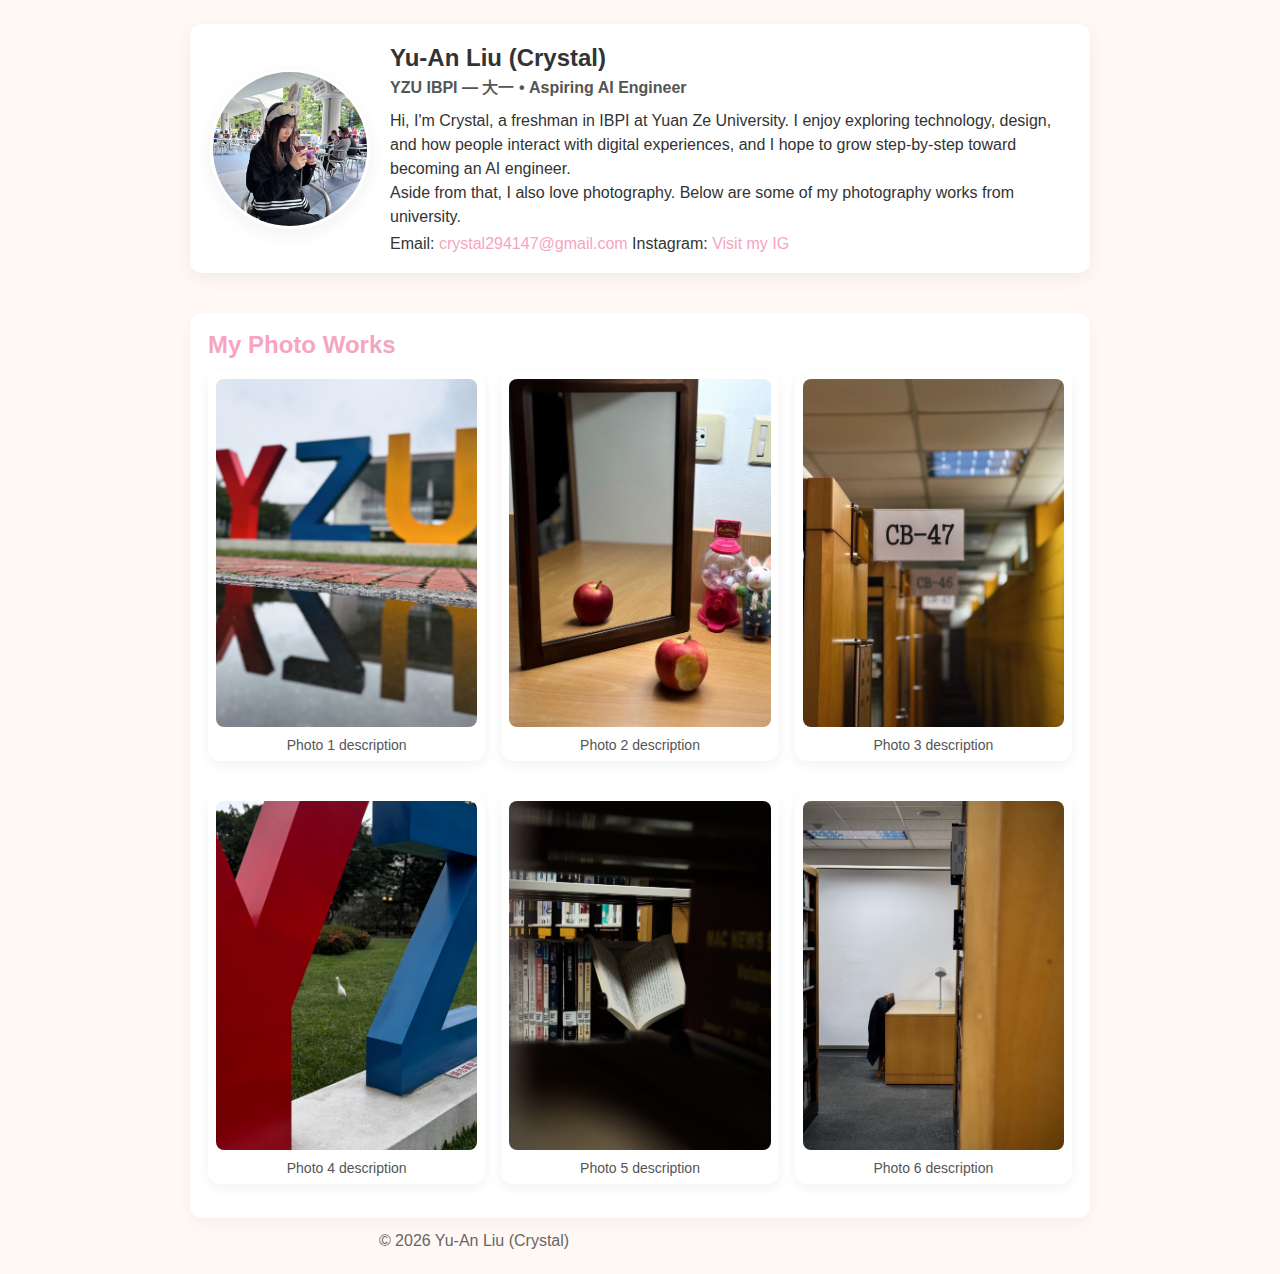
<file: Index.html>
<!DOCTYPE html>
<html lang="zh-Hant">
<head>
  <meta charset="UTF-8">
  <meta name="viewport" content="width=device-width, initial-scale=1.0">
  <title>Yu-An Liu (Crystal) — Portfolio</title>
  <link rel="stylesheet" href="style.css">
</head>
<body>

  <header class="hero">
    <img src="images/me.jpg" alt="Crystal (Yu-An Liu)" class="avatar">
    <div class="hero-text">
      <h1>Yu-An Liu (Crystal)</h1>
      <p class="subtitle">YZU IBPI — 大一 • Aspiring AI Engineer</p>
      <p class="about">
        Hi, I'm Crystal, a freshman in IBPI at Yuan Ze University.
        I enjoy exploring technology, design, and how people interact with digital experiences,
        and I hope to grow step-by-step toward becoming an AI engineer.
        <br>
        Aside from that, I also love photography. Below are some of my photography works from university.
      </p>
      <p class="contact">Email: <a href="mailto:crystal294147@gmail.com">crystal294147@gmail.com</a>
       Instagram: <a href="https://www.instagram.com/cytosine_7/" target="_blank">Visit my IG</a></p>
    </div>
  </header>

  <main class="content">
    <section id="works">
      <h2>My Photo Works</h2>
      <div class="photo-grid">
        <div class="photo-item">
          <img src="images/imagesphoto1.jpg" alt="Photo 1">
          <p>Photo 1 description</p>
        </div>
        <div class="photo-item">
          <img src="images/imagesphoto2.jpg" alt="Photo 2">
          <p>Photo 2 description</p>
        </div>
        <div class="photo-item">
          <img src="images/imagesphoto3.jpg" alt="Photo 3">
          <p>Photo 3 description</p>
        </div>
        <div class="photo-item">
          <img src="images/imagesphoto4.jpg" alt="Photo 4">
          <p>Photo 4 description</p>
        </div>
        <div class="photo-item">
          <img src="images/imagesphoto5.jpg" alt="Photo 5">
          <p>Photo 5 description</p>
        </div>
        <div class="photo-item">
          <img src="images/imagesphoto6.jpg" alt="Photo 6">
          <p>Photo 6 description</p>
        </div>
      </div>
    </section>
  </main>

  <footer class="footer">
    <p>© <span id="year"></span> Yu-An Liu (Crystal)</p>
  </footer>

  <script>
    document.getElementById('year').textContent = new Date().getFullYear();
  </script>

</body>
</html>
</file>
<file: style.css>
:root {
  --maxw: 900px;
  --accent: #f6a5c0; /* 溫柔粉色 */
  --bg: #fff8f5;     /* 奶油色背景 */
}

* { box-sizing: border-box; margin: 0; padding: 0; }

body {
  font-family: "Segoe UI", Roboto, "Noto Sans TC", Arial, sans-serif;
  background: var(--bg);
  color: #333;
  padding: 24px;
}

/* Hero 區 */
.hero {
  display: flex;
  gap: 20px;
  align-items: center;
  max-width: var(--maxw);
  margin: 0 auto 40px auto; /* 下方留空間給作品集 */
  background: white;
  padding: 20px;
  border-radius: 12px;
  box-shadow: 0 6px 18px rgba(20,30,40,0.06);
}

.avatar {
  width: 160px;
  height: 160px;
  object-fit: cover;
  border-radius: 50%;
  flex-shrink: 0;
  border: 3px solid #fff;
  box-shadow: 0 6px 18px rgba(20,30,40,0.06);
}

.hero-text h1 { margin-bottom: 6px; font-size: 24px; }
.subtitle { margin: 0; color: #555; font-weight: 600; }
.about { margin: 10px 0 6px 0; line-height: 1.5; }
.contact a { color: var(--accent); text-decoration: none; }

/* 作品集區 */
.content {
  max-width: var(--maxw);
  margin: 0 auto; /* 居中 */
  background: white;
  padding: 18px;
  border-radius: 12px;
  box-shadow: 0 6px 18px rgba(20,30,40,0.04);
}

h2 { margin-bottom: 12px; color: var(--accent); }

.photo-grid {
  display: flex;
  gap: 16px;
  flex-wrap: wrap;
}

.photo-item {
  flex: 1 1 calc(33% - 16px);
  background: #fff;
  border-radius: 12px;
  padding: 8px;
  box-shadow: 0 4px 12px rgba(20,30,40,0.06);
  text-align: center;
  margin-bottom: 16px;
}

.photo-item img {
  width: 100%;
  height: auto;
  border-radius: 8px;
  margin-bottom: 6px;
}

.photo-item p {
  font-size: 14px;
  color: #555;
}

/* 頁尾 */
.footer {
  max-width: var(--maxw);
  margin-top: 14px;
  text-align: center;
  color: #666;
}

/* 手機版調整 */
@media (max-width:700px){
  .hero { flex-direction: column; text-align: center; }
  .avatar { width: 140px; height: 140px; }
  .photo-item { flex: 1 1 100%; }
}
</file>
